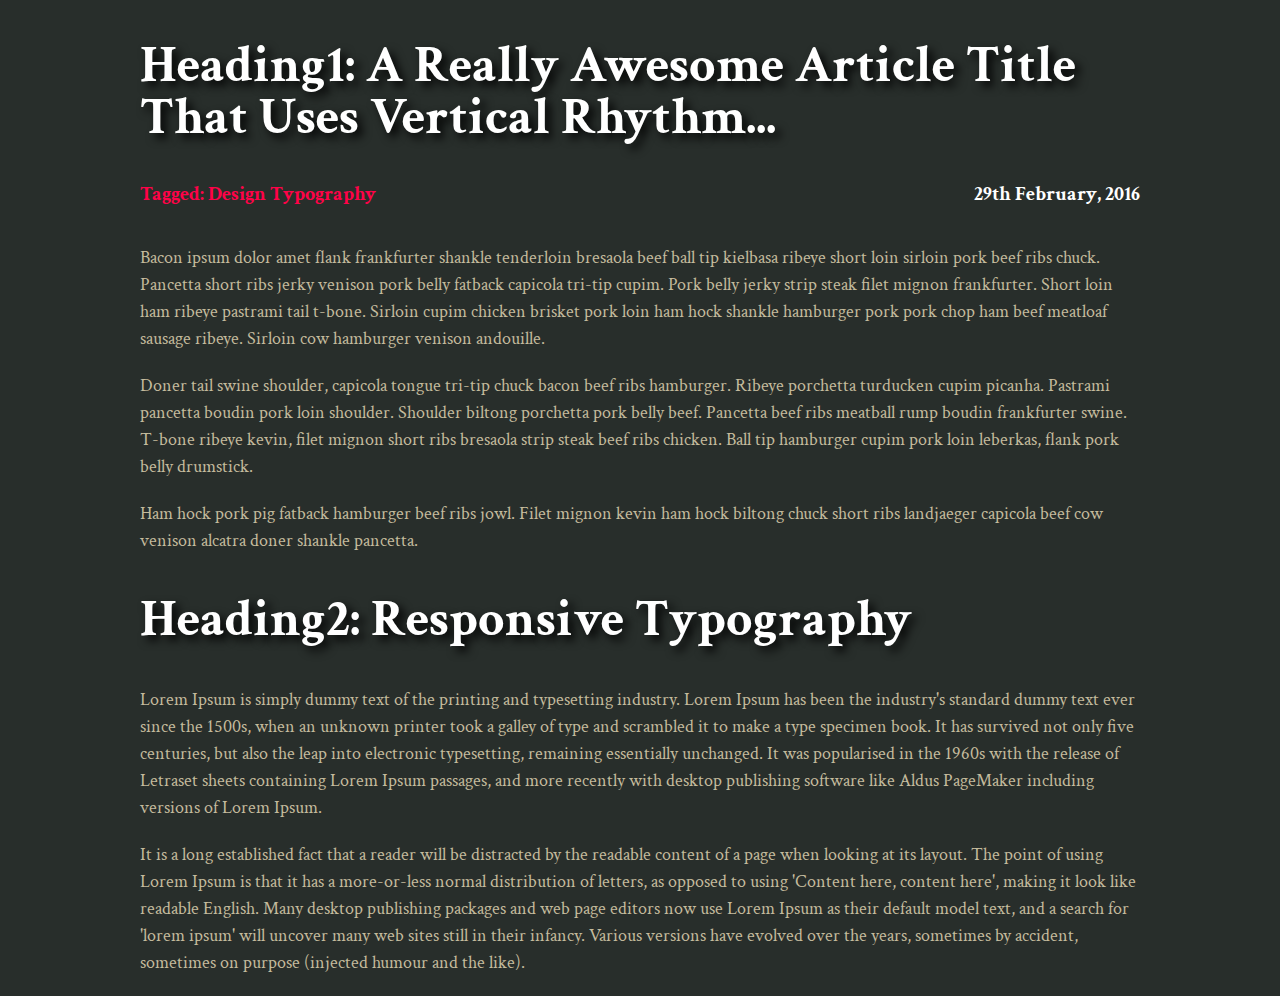
<file: block-BHaabs/index.html>
<!--writeCode

- Create a layout according to the design shown below.

![Web Typography Assignment 1](https://raw.githubusercontent.com/suraj122/AC-STYLE-images/master/web-typography/ex-1.png)

- Using CSS resets is necessary.
- Use semantic tags and keep the nesting and indentation proper.
- Work on typography in detail.
- Chose your own font-family.
-->

<!DOCTYPE html>
<html lang="en">
<head>
    <meta charset="UTF-8">
    <meta name="viewport" content="width=device-width, initial-scale=1.0">
    <title>Assignment-I | Web Typography</title>
    <!-- CSS -->
    <link rel = "stylesheet" href="assets/stylesheet/style.css">
    <!-- Font -->
    <link href="https://fonts.googleapis.com/css2?family=Crimson+Text:wght@400;700&display=swap" rel="stylesheet"> 
</head>
<body>
    <header class="header">
        <div class="container">
            <h1>Heading1: A really awesome article title that uses vertical rhythm...</h1>
        </div>
    </header>
    <main>
    <div class="container date-tag">
        <div class="tag">
            Tagged: Design Typography
        </div>
        <div class="date">
            29th February, 2016
        </div>
   </div>
   <section class="article">
       <article class="article1 container">
        <p>
            Bacon ipsum dolor amet flank frankfurter shankle tenderloin bresaola beef ball tip kielbasa ribeye short loin sirloin pork beef ribs chuck.
             Pancetta short ribs jerky venison pork belly fatback capicola tri-tip cupim. Pork belly jerky strip steak filet mignon frankfurter. 
             Short loin ham ribeye pastrami tail t-bone. 
             Sirloin cupim chicken brisket pork loin ham hock shankle hamburger pork pork chop ham beef meatloaf sausage ribeye.
             Sirloin cow hamburger venison andouille.
        </p>
        <p>
            Doner tail swine shoulder, capicola tongue tri-tip chuck bacon beef ribs hamburger. 
            Ribeye porchetta turducken cupim picanha. Pastrami pancetta boudin pork loin shoulder.
             Shoulder biltong porchetta pork belly beef. Pancetta beef ribs meatball rump boudin frankfurter swine. 
             T-bone ribeye kevin, filet mignon short ribs bresaola strip steak beef ribs chicken. 
            Ball tip hamburger cupim pork loin leberkas, flank pork belly drumstick.
        </p>
        <p>
            Ham hock pork pig fatback hamburger beef ribs jowl. 
            Filet mignon kevin ham hock biltong chuck short ribs landjaeger capicola beef cow venison alcatra doner shankle pancetta.
        </p>
       </article>

   <article class="article2 container">
    <h2>
        Heading2: Responsive Typography
    </h2>
    <p>
        Lorem Ipsum is simply dummy text of the printing and typesetting industry. 
        Lorem Ipsum has been the industry's standard dummy text ever since the 1500s, when an unknown printer took 
        a galley of type and scrambled it to make a type specimen book. It has survived not only five centuries, 
        but also the leap into electronic typesetting, remaining essentially unchanged. 
        It was popularised in the 1960s with the release of Letraset sheets containing Lorem Ipsum passages, 
        and more recently with desktop publishing software like Aldus PageMaker including versions of Lorem Ipsum.
    </p>
    <p>
        It is a long established fact that a reader will be distracted by the readable content of a page when looking at its layout. 
        The point of using Lorem Ipsum is that it has a more-or-less normal distribution of letters, 
        as opposed to using 'Content here, content here', making it look like readable English. 
        Many desktop publishing packages and web page editors now use Lorem Ipsum as their default model text, 
        and a search for 'lorem ipsum' will uncover many web sites still in their infancy. 
        Various versions have evolved over the years, 
        sometimes by accident, sometimes on purpose (injected humour and the like).
    </p>
   </article>
</section>
</main>
</body>
</html>
</file>
<file: block-BHaabs/assets/stylesheet/style.css>
/* http://meyerweb.com/eric/tools/css/reset/ 
   v2.0 | 20110126
   License: none (public domain)
*/

html, body, div, span, applet, object, iframe,
h1, h2, h3, h4, h5, h6, p, blockquote, pre,
a, abbr, acronym, address, big, cite, code,
del, dfn, em, img, ins, kbd, q, s, samp,
small, strike, strong, sub, sup, tt, var,
b, u, i, center,
dl, dt, dd, ol, ul, li,
fieldset, form, label, legend,
table, caption, tbody, tfoot, thead, tr, th, td,
article, aside, canvas, details, embed, 
figure, figcaption, footer, header, hgroup, 
menu, nav, output, ruby, section, summary,
time, mark, audio, video {
	margin: 0;
	padding: 0;
	border: 0;
	font-size: 100%;
	font: inherit;
	vertical-align: baseline;
}
/* HTML5 display-role reset for older browsers */
article, aside, details, figcaption, figure, 
footer, header, hgroup, menu, nav, section {
	display: block;
}
body {
	line-height: 1;
}
ol, ul {
	list-style: none;
}
blockquote, q {
	quotes: none;
}
blockquote:before, blockquote:after,
q:before, q:after {
	content: '';
	content: none;
}
table {
	border-collapse: collapse;
	border-spacing: 0;
}

/* Custom Styles */
.container {
    max-width: 1000px;
    margin: 0 auto;
}

body {
    background-color: #282e2b;
    color: #c4bb9d;
    font-family: 'Crimson Text', serif;
}



/* Heading */

h1, h2 {
    font-size: 52px;
    color: #ffffff;
    text-transform: capitalize;
    font-weight: 700;
    margin: 40px 0;
    text-shadow: 5px 5px 10px black;
}

/* Main */

.date-tag{
    display: flex;
    justify-content: space-between;
    margin: 40px auto;
}

.tag {
    color: #ff0248;
    font-weight: 700;
    font-size: 20px;
}
.date {
    color: #ffff;
    font-weight: 700;
    font-size: 20px;
}

p{
    margin-bottom: 20px;
    font-size: 18px;
    line-height: 1.5;
}
</file>
